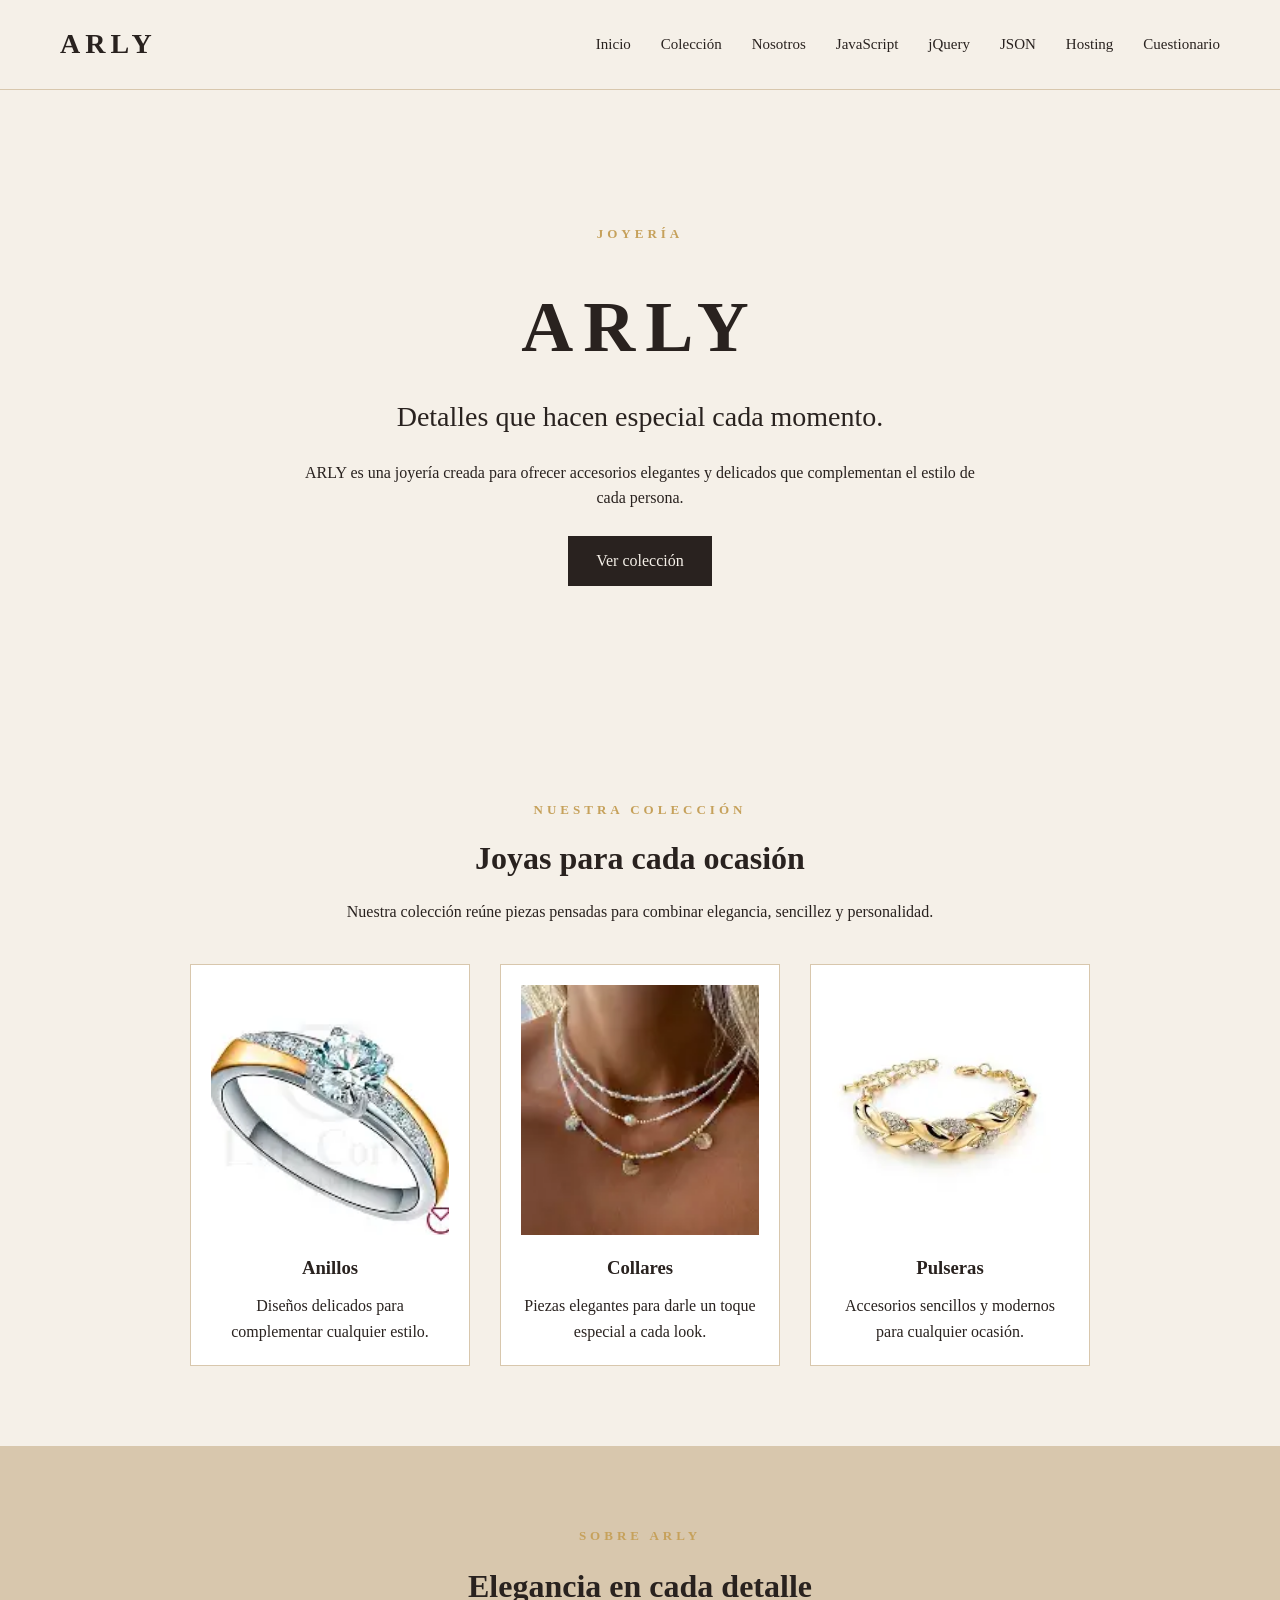
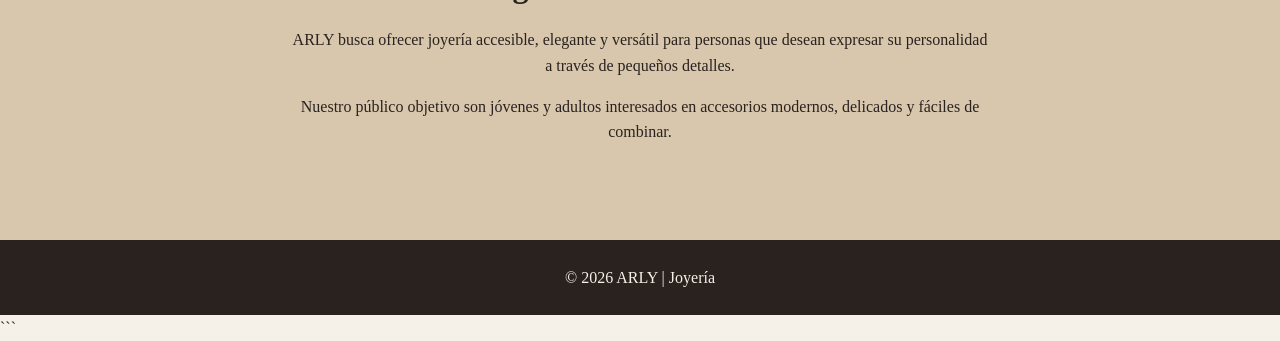
<file: index.html>
<!DOCTYPE html>
<html lang="es">
<head>
    <meta charset="UTF-8">
    <meta name="viewport" content="width=device-width, initial-scale=1.0">
    <title>ARLY | Joyería</title>
    <link rel="stylesheet" href="css/style.css">
</head>

<body>

    <!-- BARRA DE NAVEGACIÓN -->
    <header class="navbar">
        <div class="logo">
            ARLY
        </div>

        <nav>
            <a href="index.html">Inicio</a>
            <a href="#coleccion">Colección</a>
            <a href="#nosotros">Nosotros</a>
            <a href="javascript.html">JavaScript</a>
            <a href="jquery.html">jQuery</a>
            <a href="json.html">JSON</a>
            <a href="hosting.html">Hosting</a>
            <a href="cuestionario.html">Cuestionario</a>
        </nav>
    </header>


    <!-- PRESENTACIÓN DE LA MARCA -->
    <main>

        <section class="hero">
            <div class="hero-text">
                <p class="subtitle">JOYERÍA</p>

                <h1>ARLY</h1>

                <h2>Detalles que hacen especial cada momento.</h2>

                <p>
                    ARLY es una joyería creada para ofrecer accesorios
                    elegantes y delicados que complementan el estilo
                    de cada persona.
                </p>

                <a href="#coleccion" class="button">
                    Ver colección
                </a>
            </div>
        </section>


        <!-- COLECCIÓN -->
        <section id="coleccion" class="section">
            <p class="subtitle">NUESTRA COLECCIÓN</p>

            <h2>Joyas para cada ocasión</h2>

            <p>
                Nuestra colección reúne piezas pensadas para combinar
                elegancia, sencillez y personalidad.
            </p>

            <div class="products">

                <article class="product-card">
                    <div class="product-image">
                        <img src="[data-uri]" alt="Anillo de ARLY">
                    </div>

                    <h3>Anillos</h3>

                    <p>
                        Diseños delicados para complementar cualquier estilo.
                    </p>
                </article>


                <article class="product-card">
                    <div class="product-image">
                        <img src="[data-uri]" alt="Collar de ARLY">
                    </div>

                    <h3>Collares</h3>

                    <p>
                        Piezas elegantes para darle un toque especial
                        a cada look.
                    </p>
                </article>


                <article class="product-card">
                    <div class="product-image">
                        <img src="[data-uri]" alt="Pulsera de ARLY">
                    </div>

                    <h3>Pulseras</h3>

                    <p>
                        Accesorios sencillos y modernos para cualquier ocasión.
                    </p>
                </article>

            </div>
        </section>


        <!-- PROPUESTA DE VALOR -->
        <section id="nosotros" class="about">

            <div>
                <p class="subtitle">SOBRE ARLY</p>

                <h2>Elegancia en cada detalle</h2>

                <p>
                    ARLY busca ofrecer joyería accesible, elegante y
                    versátil para personas que desean expresar su
                    personalidad a través de pequeños detalles.
                </p>

                <p>
                    Nuestro público objetivo son jóvenes y adultos
                    interesados en accesorios modernos, delicados
                    y fáciles de combinar.
                </p>
            </div>

        </section>

    </main>


    <!-- PIE DE PÁGINA -->
    <footer>
        <p>© 2026 ARLY | Joyería</p>
    </footer>

</body>
</html>
```
</file>
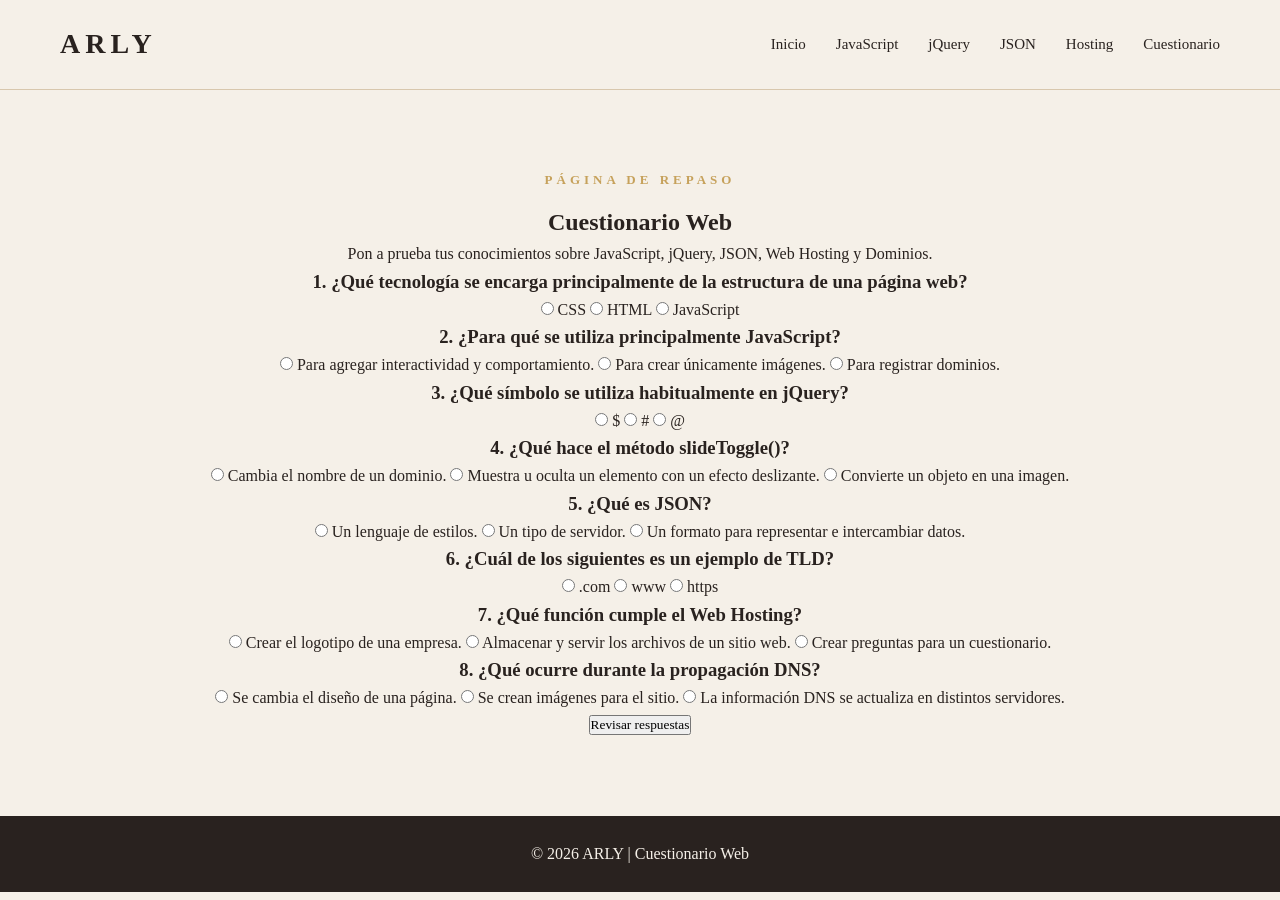
<file: cuestionario.html>
<!DOCTYPE html>
<html lang="es">

<head>
    <meta charset="UTF-8">
    <meta name="viewport" content="width=device-width, initial-scale=1.0">

    <title>ARLY | Cuestionario Web</title>

    <link rel="stylesheet" href="css/style.css">
</head>

<body>

    <!-- BARRA DE NAVEGACIÓN -->
    <header class="navbar">

        <div class="logo">
            ARLY
        </div>

        <nav>
            <a href="index.html">Inicio</a>
            <a href="javascript.html">JavaScript</a>
            <a href="jquery.html">jQuery</a>
            <a href="json.html">JSON</a>
            <a href="hosting.html">Hosting</a>
            <a href="cuestionario.html">Cuestionario</a>
        </nav>

    </header>


    <!-- CUESTIONARIO -->
    <main>

        <section class="section">

            <p class="subtitle">PÁGINA DE REPASO</p>

            <h1>Cuestionario Web</h1>

            <p>
                Pon a prueba tus conocimientos sobre JavaScript,
                jQuery, JSON, Web Hosting y Dominios.
            </p>


            <!-- PREGUNTA 1 -->
            <div class="quiz-question">

                <h3>1. ¿Qué tecnología se encarga principalmente de la estructura de una página web?</h3>

                <label>
                    <input type="radio" name="q1" value="a">
                    CSS
                </label>

                <label>
                    <input type="radio" name="q1" value="b">
                    HTML
                </label>

                <label>
                    <input type="radio" name="q1" value="c">
                    JavaScript
                </label>

            </div>


            <!-- PREGUNTA 2 -->
            <div class="quiz-question">

                <h3>2. ¿Para qué se utiliza principalmente JavaScript?</h3>

                <label>
                    <input type="radio" name="q2" value="a">
                    Para agregar interactividad y comportamiento.
                </label>

                <label>
                    <input type="radio" name="q2" value="b">
                    Para crear únicamente imágenes.
                </label>

                <label>
                    <input type="radio" name="q2" value="c">
                    Para registrar dominios.
                </label>

            </div>


            <!-- PREGUNTA 3 -->
            <div class="quiz-question">

                <h3>3. ¿Qué símbolo se utiliza habitualmente en jQuery?</h3>

                <label>
                    <input type="radio" name="q3" value="a">
                    $
                </label>

                <label>
                    <input type="radio" name="q3" value="b">
                    #
                </label>

                <label>
                    <input type="radio" name="q3" value="c">
                    @
                </label>

            </div>


            <!-- PREGUNTA 4 -->
            <div class="quiz-question">

                <h3>4. ¿Qué hace el método slideToggle()?</h3>

                <label>
                    <input type="radio" name="q4" value="a">
                    Cambia el nombre de un dominio.
                </label>

                <label>
                    <input type="radio" name="q4" value="b">
                    Muestra u oculta un elemento con un efecto deslizante.
                </label>

                <label>
                    <input type="radio" name="q4" value="c">
                    Convierte un objeto en una imagen.
                </label>

            </div>


            <!-- PREGUNTA 5 -->
            <div class="quiz-question">

                <h3>5. ¿Qué es JSON?</h3>

                <label>
                    <input type="radio" name="q5" value="a">
                    Un lenguaje de estilos.
                </label>

                <label>
                    <input type="radio" name="q5" value="b">
                    Un tipo de servidor.
                </label>

                <label>
                    <input type="radio" name="q5" value="c">
                    Un formato para representar e intercambiar datos.
                </label>

            </div>


            <!-- PREGUNTA 6 -->
            <div class="quiz-question">

                <h3>6. ¿Cuál de los siguientes es un ejemplo de TLD?</h3>

                <label>
                    <input type="radio" name="q6" value="a">
                    .com
                </label>

                <label>
                    <input type="radio" name="q6" value="b">
                    www
                </label>

                <label>
                    <input type="radio" name="q6" value="c">
                    https
                </label>

            </div>


            <!-- PREGUNTA 7 -->
            <div class="quiz-question">

                <h3>7. ¿Qué función cumple el Web Hosting?</h3>

                <label>
                    <input type="radio" name="q7" value="a">
                    Crear el logotipo de una empresa.
                </label>

                <label>
                    <input type="radio" name="q7" value="b">
                    Almacenar y servir los archivos de un sitio web.
                </label>

                <label>
                    <input type="radio" name="q7" value="c">
                    Crear preguntas para un cuestionario.
                </label>

            </div>


            <!-- PREGUNTA 8 -->
            <div class="quiz-question">

                <h3>8. ¿Qué ocurre durante la propagación DNS?</h3>

                <label>
                    <input type="radio" name="q8" value="a">
                    Se cambia el diseño de una página.
                </label>

                <label>
                    <input type="radio" name="q8" value="b">
                    Se crean imágenes para el sitio.
                </label>

                <label>
                    <input type="radio" name="q8" value="c">
                    La información DNS se actualiza en distintos servidores.
                </label>

            </div>


            <button class="btn" onclick="revisarQuiz()">
                Revisar respuestas
            </button>

            <p id="resultado"></p>

        </section>

    </main>


    <!-- PIE DE PÁGINA -->
    <footer>

        <p>
            © 2026 ARLY | Cuestionario Web
        </p>

    </footer>


    <script src="js/script.js"></script>

</body>
</html>
</file>
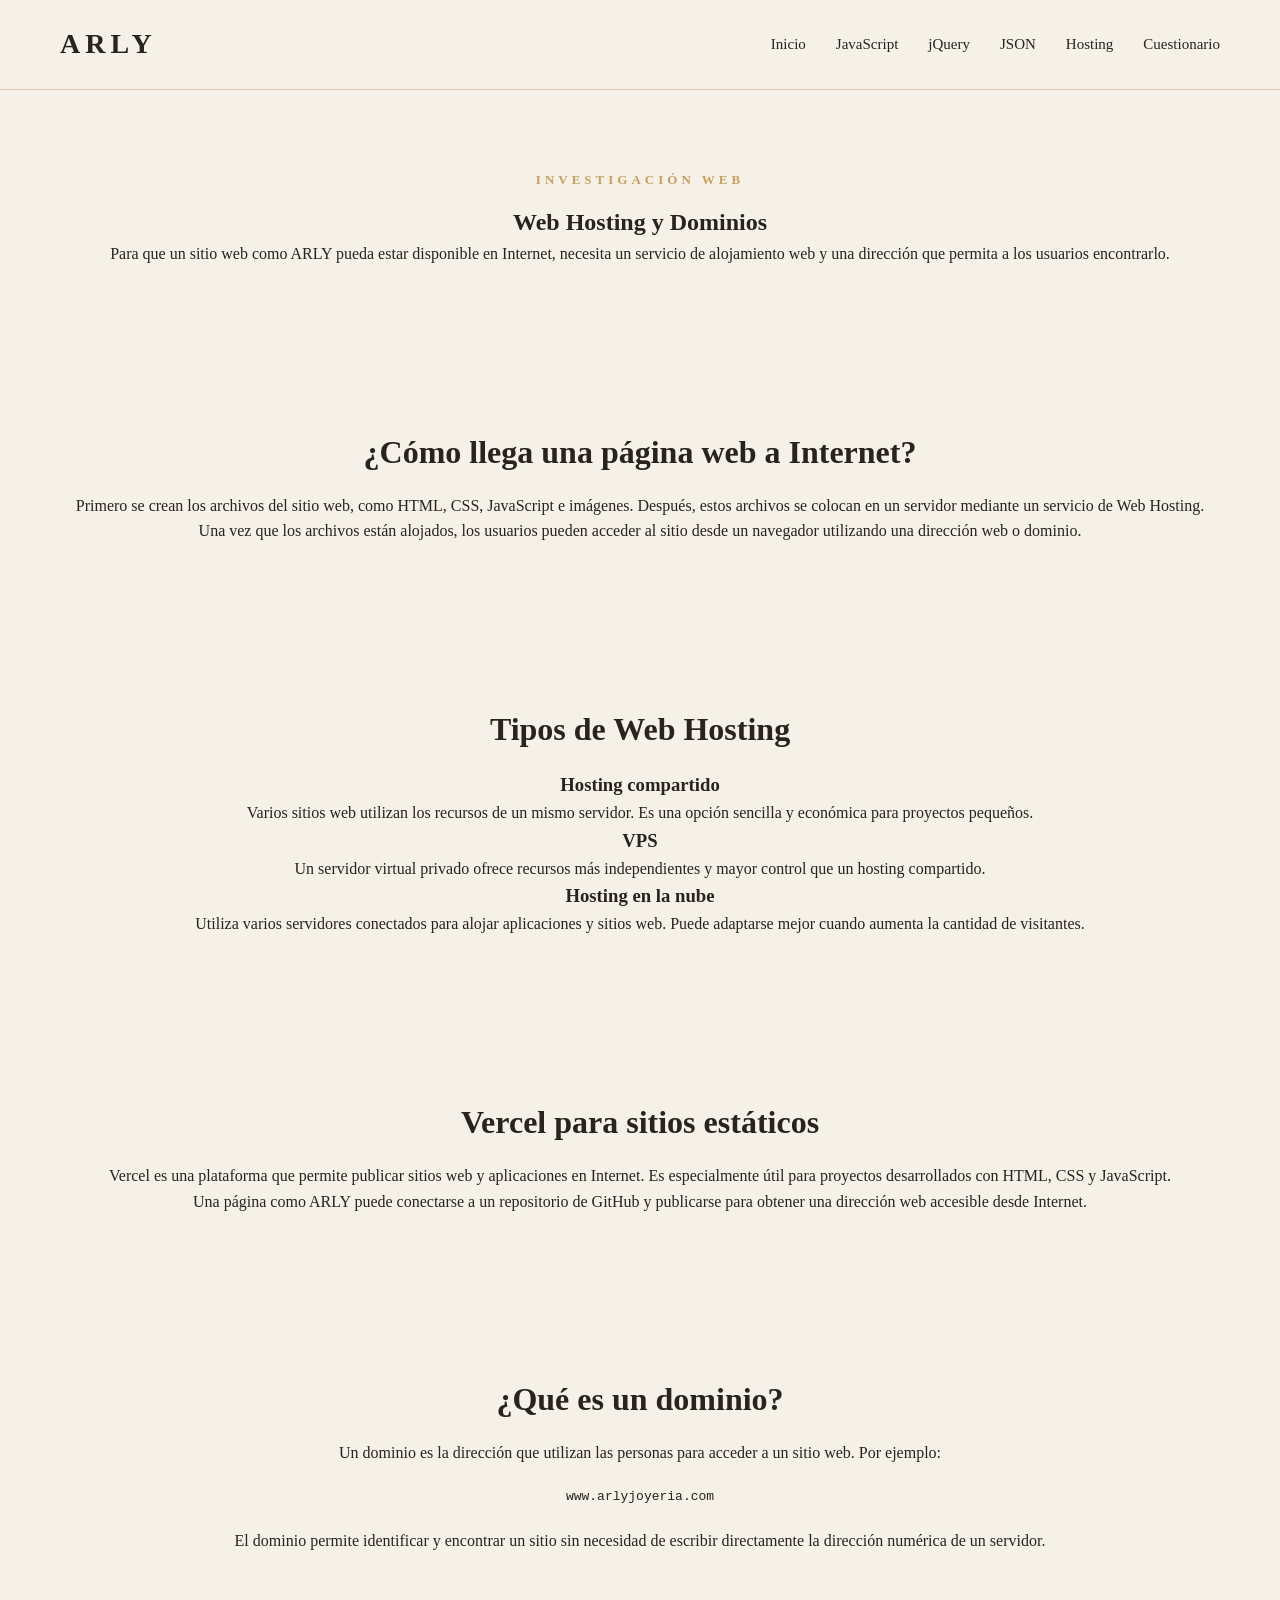
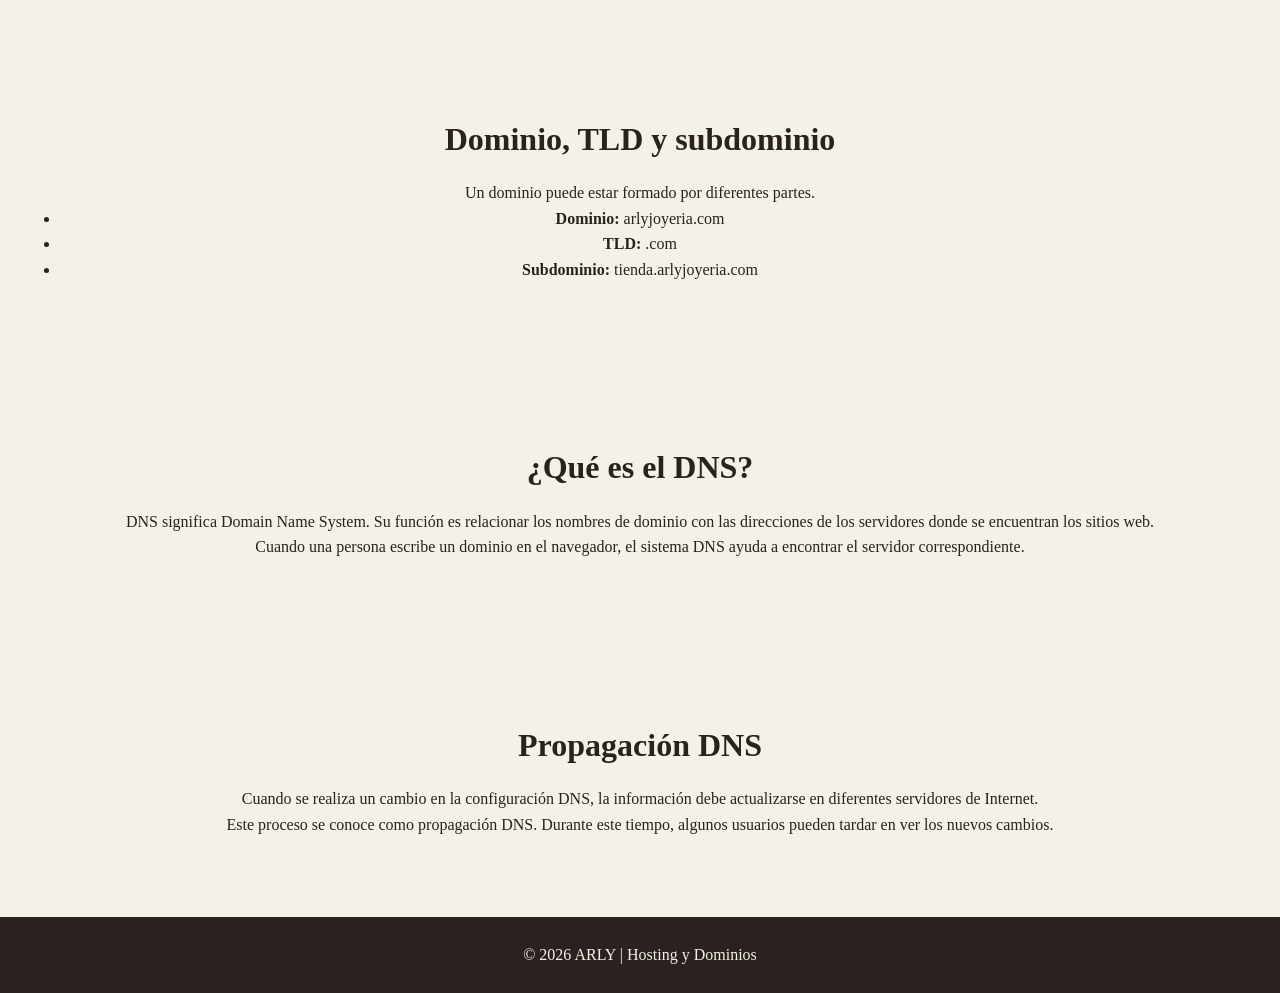
<file: hosting.html>
<!DOCTYPE html>
<html lang="es">

<head>
    <meta charset="UTF-8">
    <meta name="viewport" content="width=device-width, initial-scale=1.0">

    <title>ARLY | Hosting y Dominios</title>

    <link rel="stylesheet" href="css/style.css">
</head>

<body>

    <!-- BARRA DE NAVEGACIÓN -->
    <header class="navbar">

        <div class="logo">
            ARLY
        </div>

        <nav>
            <a href="index.html">Inicio</a>
            <a href="javascript.html">JavaScript</a>
            <a href="jquery.html">jQuery</a>
            <a href="json.html">JSON</a>
            <a href="hosting.html">Hosting</a>
            <a href="cuestionario.html">Cuestionario</a>
        </nav>

    </header>


    <!-- CONTENIDO -->
    <main>

        <section class="section">

            <p class="subtitle">INVESTIGACIÓN WEB</p>

            <h1>Web Hosting y Dominios</h1>

            <p>
                Para que un sitio web como ARLY pueda estar disponible
                en Internet, necesita un servicio de alojamiento web
                y una dirección que permita a los usuarios encontrarlo.
            </p>

        </section>


        <!-- ¿CÓMO LLEGA UNA PÁGINA A INTERNET? -->
        <section class="section">

            <h2>¿Cómo llega una página web a Internet?</h2>

            <p>
                Primero se crean los archivos del sitio web, como HTML,
                CSS, JavaScript e imágenes. Después, estos archivos se
                colocan en un servidor mediante un servicio de Web Hosting.
            </p>

            <p>
                Una vez que los archivos están alojados, los usuarios
                pueden acceder al sitio desde un navegador utilizando
                una dirección web o dominio.
            </p>

        </section>


        <!-- TIPOS DE HOSTING -->
        <section class="section">

            <h2>Tipos de Web Hosting</h2>

            <h3>Hosting compartido</h3>

            <p>
                Varios sitios web utilizan los recursos de un mismo
                servidor. Es una opción sencilla y económica para
                proyectos pequeños.
            </p>

            <h3>VPS</h3>

            <p>
                Un servidor virtual privado ofrece recursos más
                independientes y mayor control que un hosting compartido.
            </p>

            <h3>Hosting en la nube</h3>

            <p>
                Utiliza varios servidores conectados para alojar
                aplicaciones y sitios web. Puede adaptarse mejor
                cuando aumenta la cantidad de visitantes.
            </p>

        </section>


        <!-- VERCEL -->
        <section class="section">

            <h2>Vercel para sitios estáticos</h2>

            <p>
                Vercel es una plataforma que permite publicar sitios web
                y aplicaciones en Internet. Es especialmente útil para
                proyectos desarrollados con HTML, CSS y JavaScript.
            </p>

            <p>
                Una página como ARLY puede conectarse a un repositorio
                de GitHub y publicarse para obtener una dirección web
                accesible desde Internet.
            </p>

        </section>


        <!-- DOMINIOS -->
        <section class="section">

            <h2>¿Qué es un dominio?</h2>

            <p>
                Un dominio es la dirección que utilizan las personas
                para acceder a un sitio web. Por ejemplo:
            </p>

            <pre><code>
www.arlyjoyeria.com
            </code></pre>

            <p>
                El dominio permite identificar y encontrar un sitio
                sin necesidad de escribir directamente la dirección
                numérica de un servidor.
            </p>

        </section>


        <!-- TLD -->
        <section class="section">

            <h2>Dominio, TLD y subdominio</h2>

            <p>
                Un dominio puede estar formado por diferentes partes.
            </p>

            <ul>

                <li>
                    <strong>Dominio:</strong>
                    arlyjoyeria.com
                </li>

                <li>
                    <strong>TLD:</strong>
                    .com
                </li>

                <li>
                    <strong>Subdominio:</strong>
                    tienda.arlyjoyeria.com
                </li>

            </ul>

        </section>


        <!-- DNS -->
        <section class="section">

            <h2>¿Qué es el DNS?</h2>

            <p>
                DNS significa Domain Name System. Su función es relacionar
                los nombres de dominio con las direcciones de los servidores
                donde se encuentran los sitios web.
            </p>

            <p>
                Cuando una persona escribe un dominio en el navegador,
                el sistema DNS ayuda a encontrar el servidor correspondiente.
            </p>

        </section>


        <!-- PROPAGACIÓN DNS -->
        <section class="section">

            <h2>Propagación DNS</h2>

            <p>
                Cuando se realiza un cambio en la configuración DNS,
                la información debe actualizarse en diferentes servidores
                de Internet.
            </p>

            <p>
                Este proceso se conoce como propagación DNS. Durante este
                tiempo, algunos usuarios pueden tardar en ver los nuevos
                cambios.
            </p>

        </section>

    </main>


    <!-- PIE DE PÁGINA -->
    <footer>

        <p>
            © 2026 ARLY | Hosting y Dominios
        </p>

    </footer>

</body>
</html>
</file>
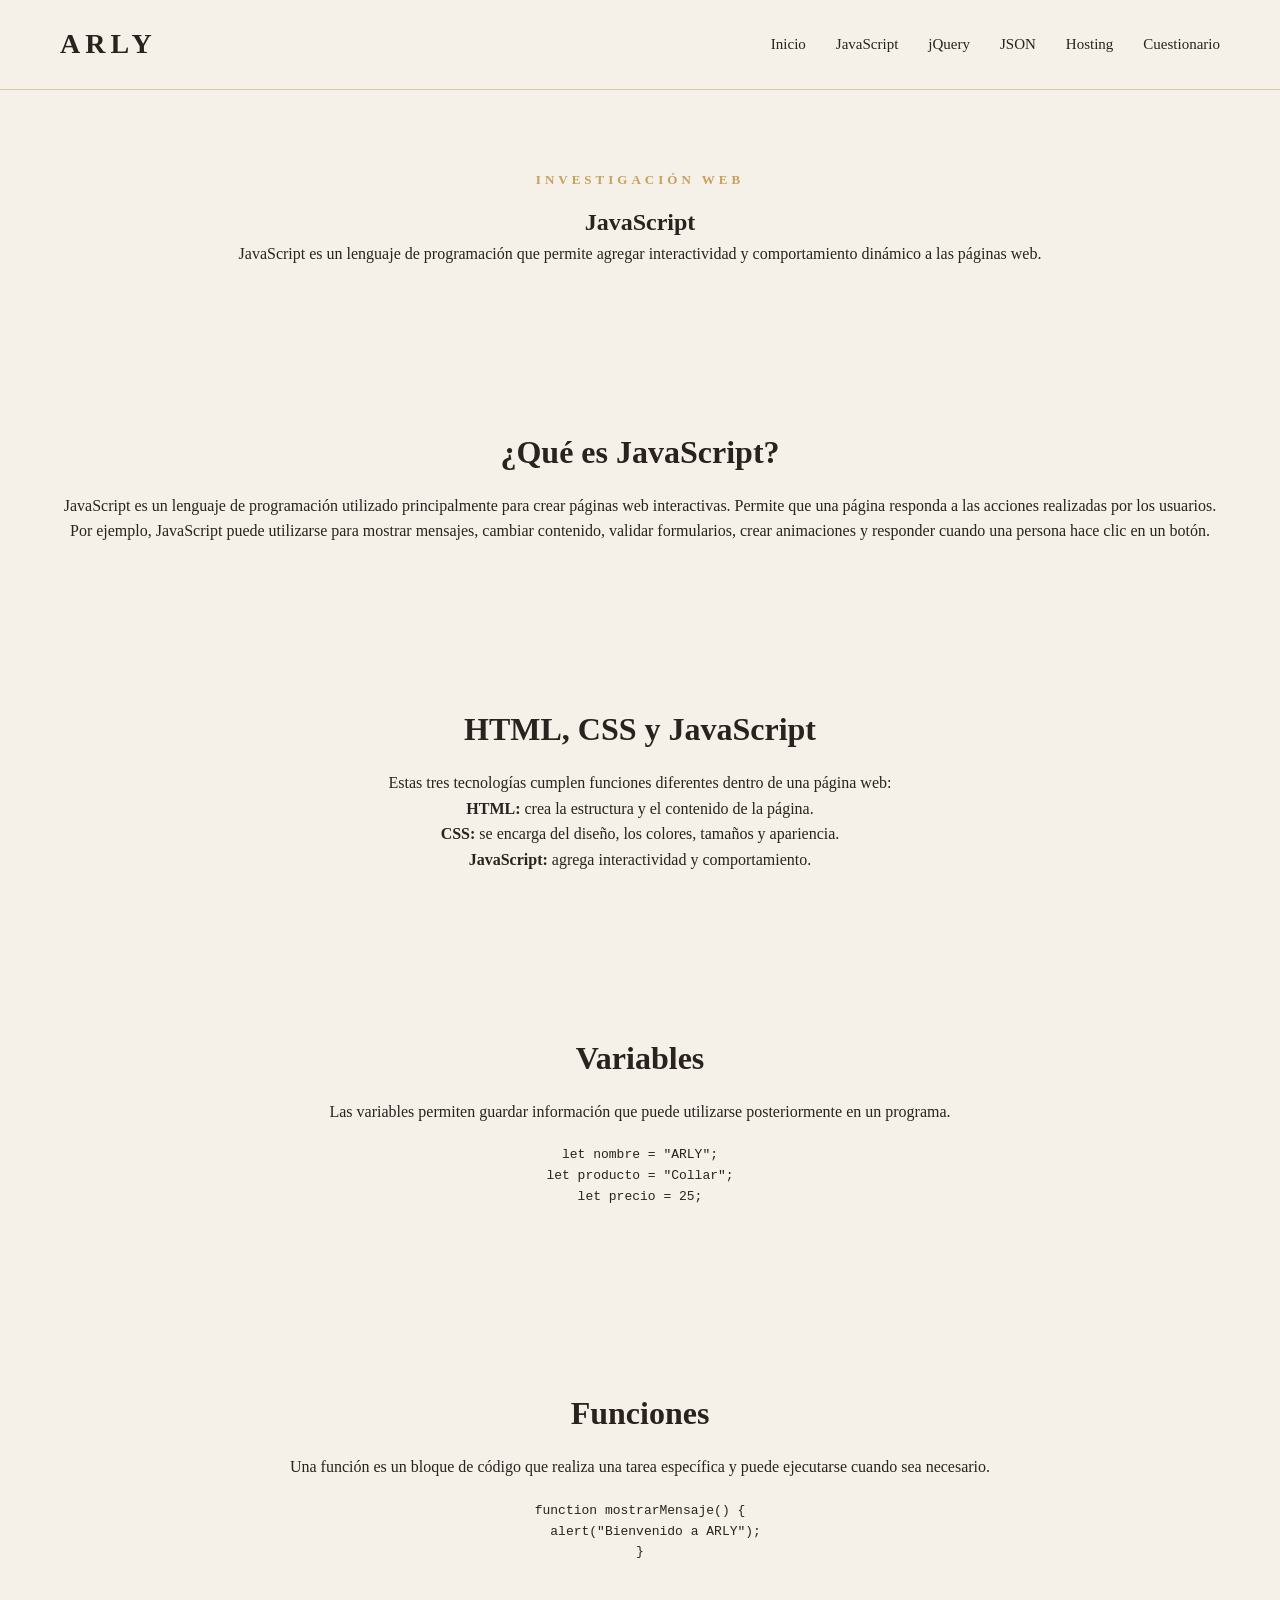
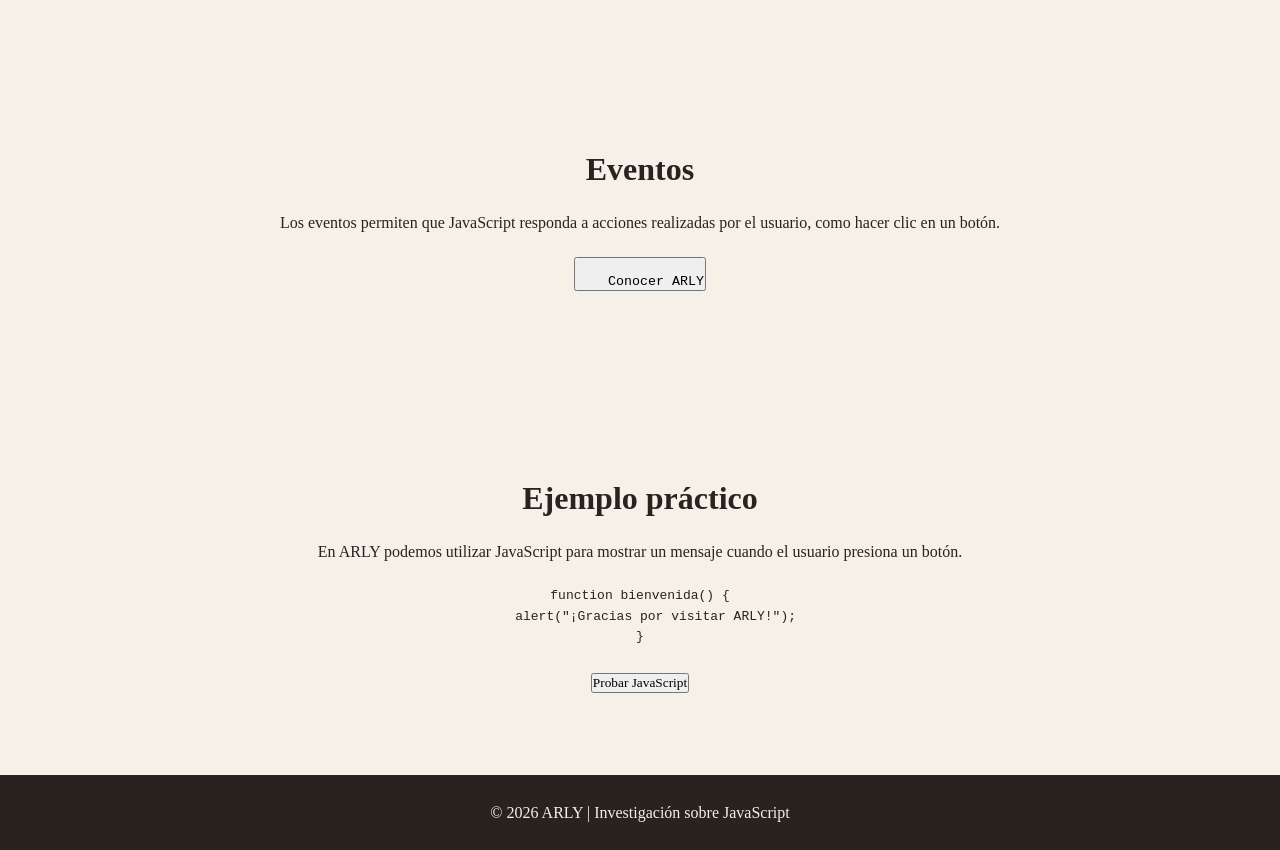
<file: javascript.html>
<!DOCTYPE html>
<html lang="es">

<head>
    <meta charset="UTF-8">
    <meta name="viewport" content="width=device-width, initial-scale=1.0">

    <title>ARLY | JavaScript</title>

   <link rel="stylesheet" href="css/style.css">
</head>

<body>

    <!-- BARRA DE NAVEGACIÓN -->
    <header class="navbar">

        <div class="logo">
            ARLY
        </div>

        <nav>
            <a href="index.html">Inicio</a>
            <a href="javascript.html">JavaScript</a>
            <a href="jquery.html">jQuery</a>
            <a href="json.html">JSON</a>
            <a href="hosting.html">Hosting</a>
            <a href="cuestionario.html">Cuestionario</a>
        </nav>

    </header>


    <!-- CONTENIDO -->
    <main>

        <section class="section">

            <p class="subtitle">INVESTIGACIÓN WEB</p>

            <h1>JavaScript</h1>

            <p>
                JavaScript es un lenguaje de programación que permite
                agregar interactividad y comportamiento dinámico
                a las páginas web.
            </p>

        </section>


        <!-- ¿QUÉ ES? -->
        <section class="section">

            <h2>¿Qué es JavaScript?</h2>

            <p>
                JavaScript es un lenguaje de programación utilizado
                principalmente para crear páginas web interactivas.
                Permite que una página responda a las acciones
                realizadas por los usuarios.
            </p>

            <p>
                Por ejemplo, JavaScript puede utilizarse para mostrar
                mensajes, cambiar contenido, validar formularios,
                crear animaciones y responder cuando una persona
                hace clic en un botón.
            </p>

        </section>


        <!-- HTML CSS JS -->
        <section class="section">

            <h2>HTML, CSS y JavaScript</h2>

            <p>
                Estas tres tecnologías cumplen funciones diferentes
                dentro de una página web:
            </p>

            <p>
                <strong>HTML:</strong> crea la estructura y el contenido
                de la página.
            </p>

            <p>
                <strong>CSS:</strong> se encarga del diseño, los colores,
                tamaños y apariencia.
            </p>

            <p>
                <strong>JavaScript:</strong> agrega interactividad
                y comportamiento.
            </p>

        </section>


        <!-- VARIABLES -->
        <section class="section">

            <h2>Variables</h2>

            <p>
                Las variables permiten guardar información que puede
                utilizarse posteriormente en un programa.
            </p>

            <pre><code>
let nombre = "ARLY";
let producto = "Collar";
let precio = 25;
            </code></pre>

        </section>


        <!-- FUNCIONES -->
        <section class="section">

            <h2>Funciones</h2>

            <p>
                Una función es un bloque de código que realiza
                una tarea específica y puede ejecutarse cuando
                sea necesario.
            </p>

            <pre><code>
function mostrarMensaje() {
    alert("Bienvenido a ARLY");
}
            </code></pre>

        </section>


        <!-- EVENTOS -->
        <section class="section">

            <h2>Eventos</h2>

            <p>
                Los eventos permiten que JavaScript responda
                a acciones realizadas por el usuario, como hacer
                clic en un botón.
            </p>

            <pre><code>
<button onclick="mostrarMensaje()">
    Conocer ARLY
</button>
            </code></pre>

        </section>


        <!-- EJEMPLO PRÁCTICO -->
        <section class="section">

            <h2>Ejemplo práctico</h2>

            <p>
                En ARLY podemos utilizar JavaScript para mostrar
                un mensaje cuando el usuario presiona un botón.
            </p>

            <pre><code>
function bienvenida() {
    alert("¡Gracias por visitar ARLY!");
}
            </code></pre>

            <button onclick="bienvenida()">
                Probar JavaScript
            </button>

        </section>

    </main>


    <!-- PIE DE PÁGINA -->
    <footer>

        <p>
            © 2026 ARLY | Investigación sobre JavaScript
        </p>

    </footer>


    <!-- JavaScript -->
    <script src="js/script.js"></script>

</body>

</html>
</file>
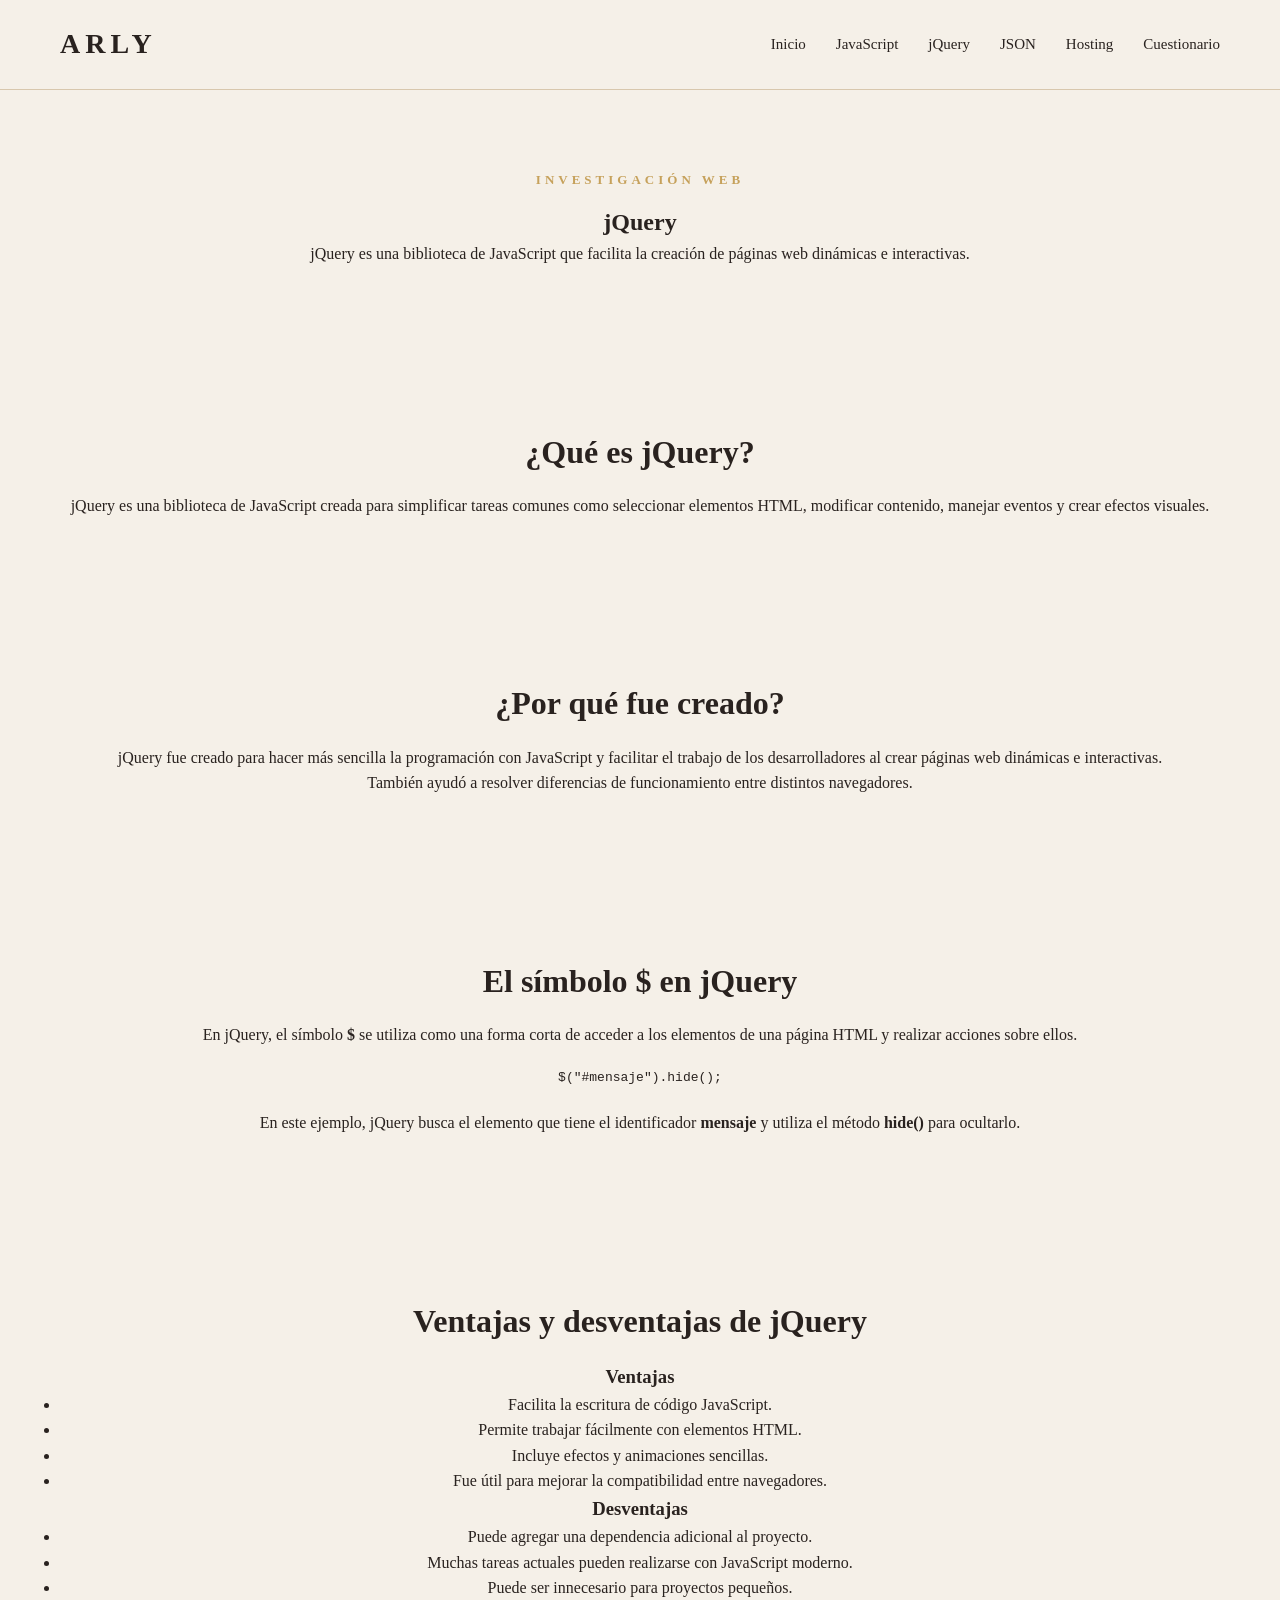
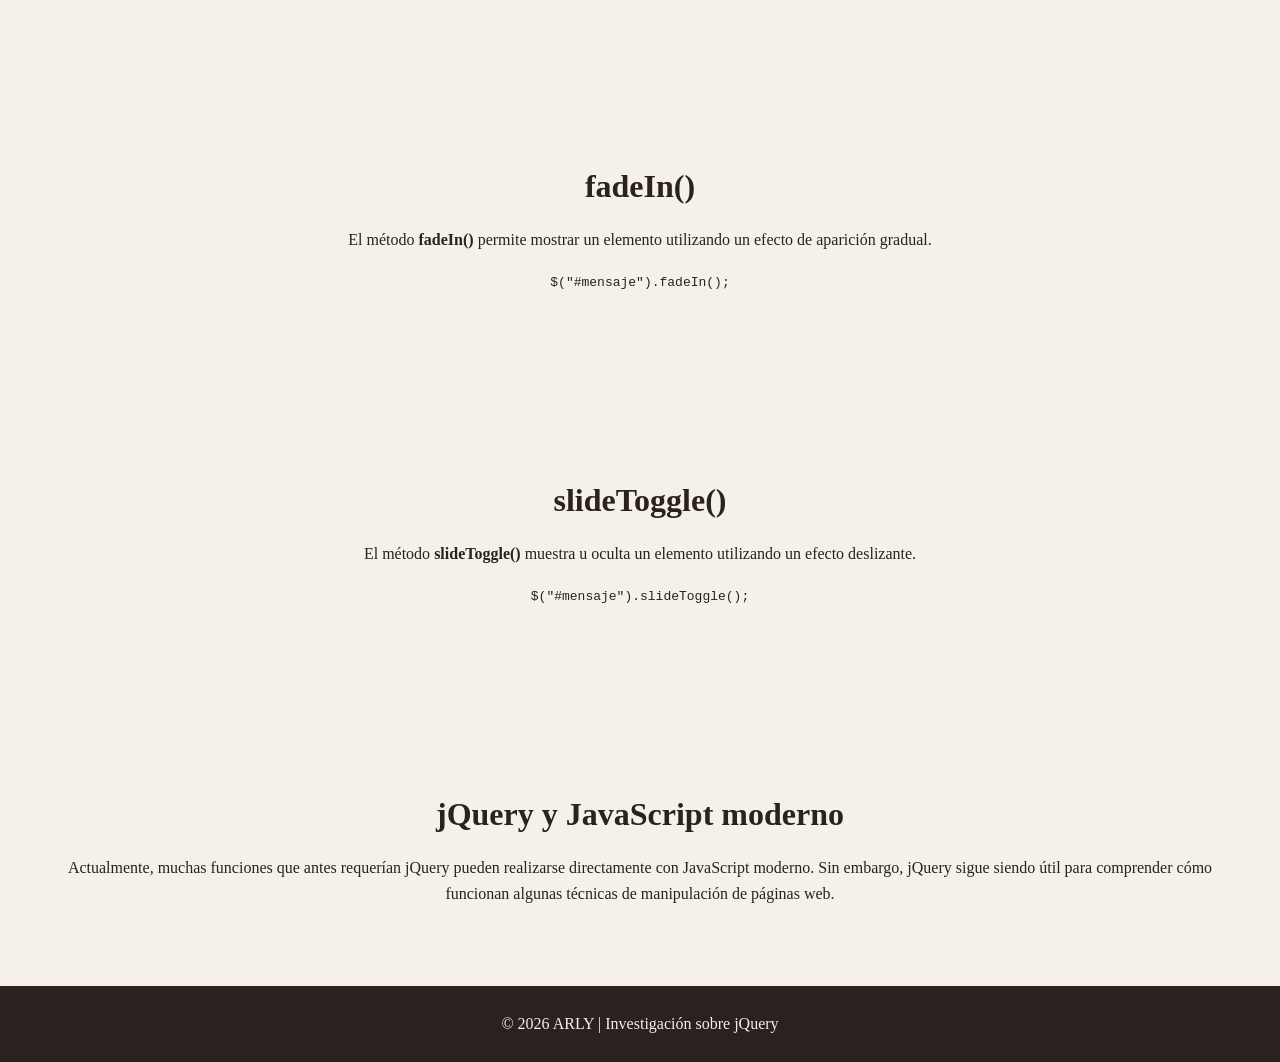
<file: jquery.html>
<!DOCTYPE html>
<html lang="es">

<head>
    <meta charset="UTF-8">
    <meta name="viewport" content="width=device-width, initial-scale=1.0">

    <title>ARLY | jQuery</title>

    <link rel="stylesheet" href="css/style.css">
</head>

<body>

    <!-- BARRA DE NAVEGACIÓN -->
    <header class="navbar">

        <div class="logo">
            ARLY
        </div>

        <nav>
            <a href="index.html">Inicio</a>
            <a href="javascript.html">JavaScript</a>
            <a href="jquery.html">jQuery</a>
            <a href="json.html">JSON</a>
            <a href="hosting.html">Hosting</a>
            <a href="cuestionario.html">Cuestionario</a>
        </nav>

    </header>


    <!-- CONTENIDO -->
    <main>

        <section class="section">

            <p class="subtitle">INVESTIGACIÓN WEB</p>

            <h1>jQuery</h1>

            <p>
                jQuery es una biblioteca de JavaScript que facilita
                la creación de páginas web dinámicas e interactivas.
            </p>

        </section>


        <!-- ¿QUÉ ES JQUERY? -->
        <section class="section">

            <h2>¿Qué es jQuery?</h2>

            <p>
                jQuery es una biblioteca de JavaScript creada para
                simplificar tareas comunes como seleccionar elementos
                HTML, modificar contenido, manejar eventos y crear
                efectos visuales.
            </p>

        </section>


        <!-- ¿POR QUÉ FUE CREADO? -->
        <section class="section">

            <h2>¿Por qué fue creado?</h2>

            <p>
                jQuery fue creado para hacer más sencilla la
                programación con JavaScript y facilitar el trabajo
                de los desarrolladores al crear páginas web
                dinámicas e interactivas.
            </p>

            <p>
                También ayudó a resolver diferencias de funcionamiento
                entre distintos navegadores.
            </p>

        </section>


        <!-- SÍMBOLO $ -->
        <section class="section">

            <h2>El símbolo $ en jQuery</h2>

            <p>
                En jQuery, el símbolo <strong>$</strong> se utiliza
                como una forma corta de acceder a los elementos de
                una página HTML y realizar acciones sobre ellos.
            </p>

            <pre><code>
$("#mensaje").hide();
            </code></pre>

            <p>
                En este ejemplo, jQuery busca el elemento que tiene
                el identificador <strong>mensaje</strong> y utiliza
                el método <strong>hide()</strong> para ocultarlo.
            </p>

        </section>


        <!-- VENTAJAS Y DESVENTAJAS -->
        <section class="section">

            <h2>Ventajas y desventajas de jQuery</h2>

            <h3>Ventajas</h3>

            <ul>
                <li>Facilita la escritura de código JavaScript.</li>
                <li>Permite trabajar fácilmente con elementos HTML.</li>
                <li>Incluye efectos y animaciones sencillas.</li>
                <li>Fue útil para mejorar la compatibilidad entre navegadores.</li>
            </ul>

            <h3>Desventajas</h3>

            <ul>
                <li>Puede agregar una dependencia adicional al proyecto.</li>
                <li>Muchas tareas actuales pueden realizarse con JavaScript moderno.</li>
                <li>Puede ser innecesario para proyectos pequeños.</li>
            </ul>

        </section>


        <!-- FADEIN -->
        <section class="section">

            <h2>fadeIn()</h2>

            <p>
                El método <strong>fadeIn()</strong> permite mostrar
                un elemento utilizando un efecto de aparición gradual.
            </p>

            <pre><code>
$("#mensaje").fadeIn();
            </code></pre>

        </section>


        <!-- SLIDETOGGLE -->
        <section class="section">

            <h2>slideToggle()</h2>

            <p>
                El método <strong>slideToggle()</strong> muestra u
                oculta un elemento utilizando un efecto deslizante.
            </p>

            <pre><code>
$("#mensaje").slideToggle();
            </code></pre>

        </section>


        <!-- JQUERY VS JAVASCRIPT -->
        <section class="section">

            <h2>jQuery y JavaScript moderno</h2>

            <p>
                Actualmente, muchas funciones que antes requerían
                jQuery pueden realizarse directamente con JavaScript
                moderno. Sin embargo, jQuery sigue siendo útil para
                comprender cómo funcionan algunas técnicas de
                manipulación de páginas web.
            </p>

        </section>

    </main>


    <!-- PIE DE PÁGINA -->
    <footer>

        <p>
            © 2026 ARLY | Investigación sobre jQuery
        </p>

    </footer>

</body>
</html>
</file>
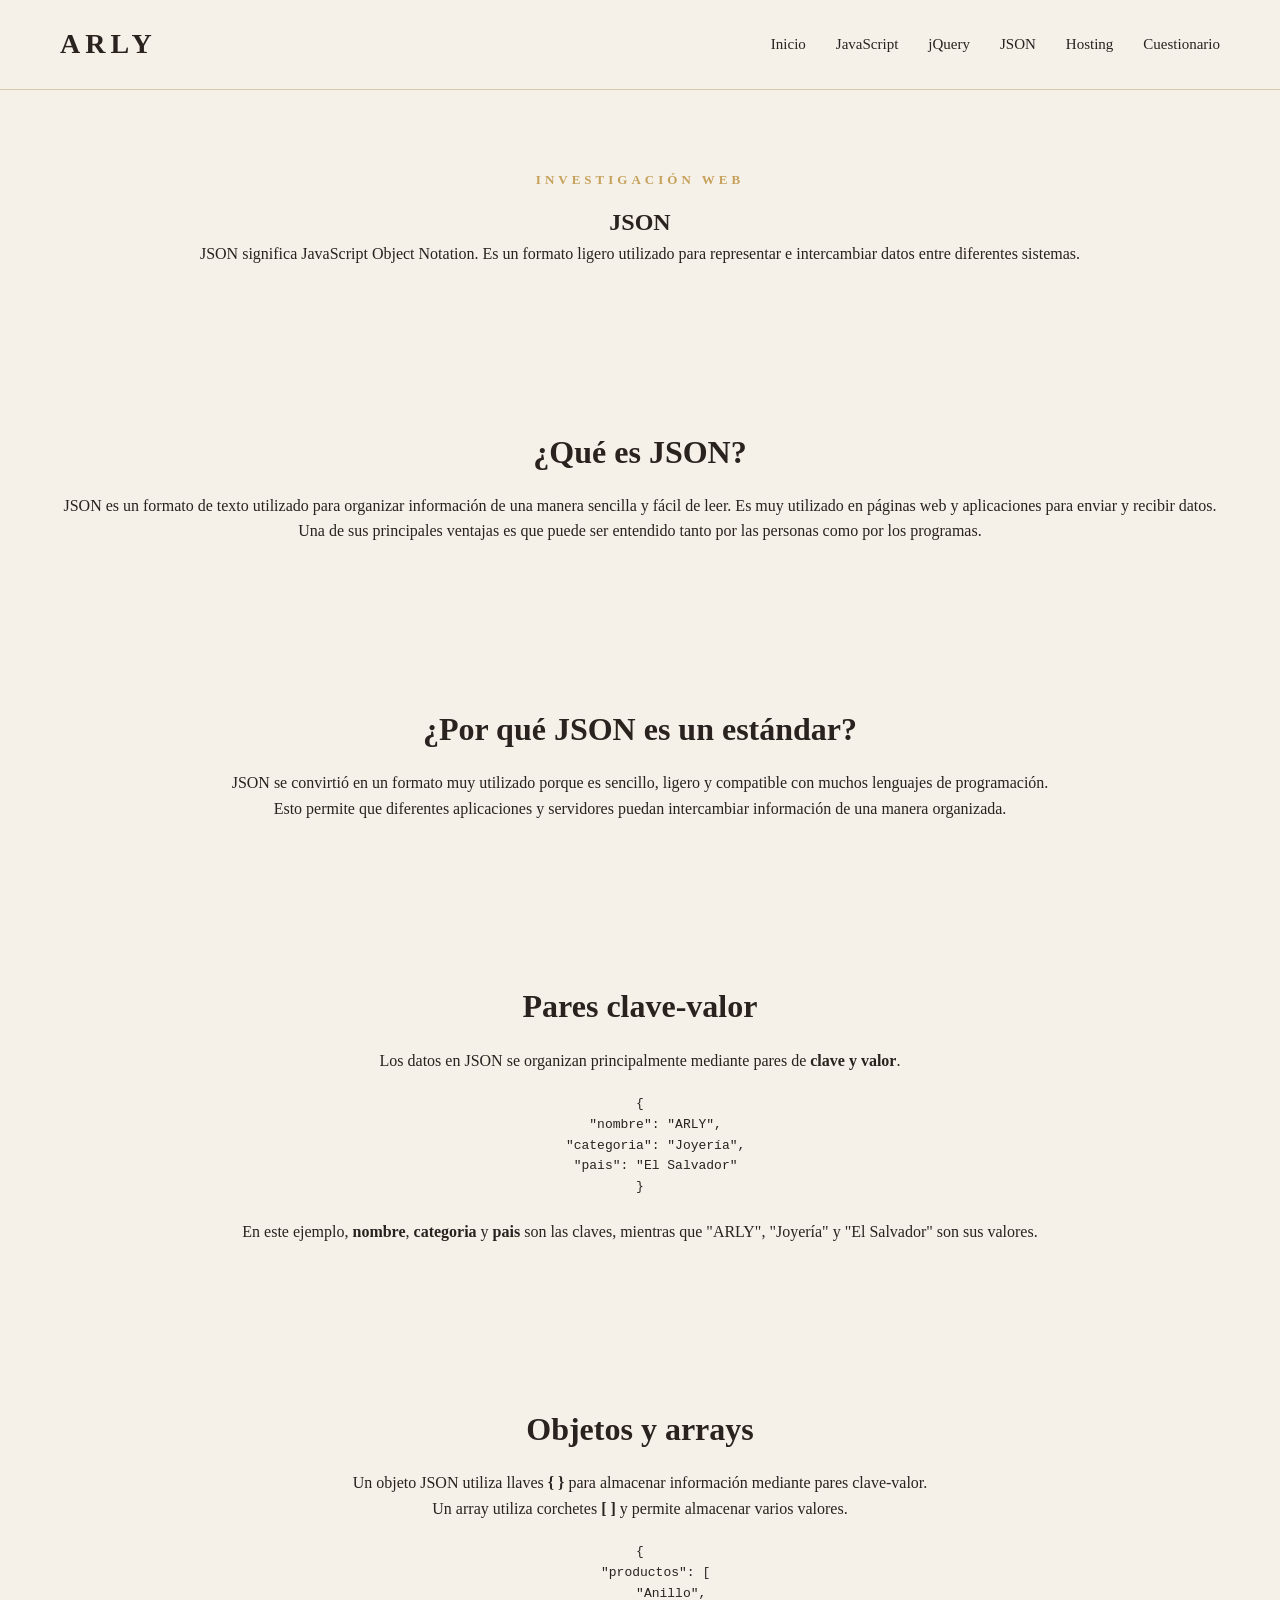
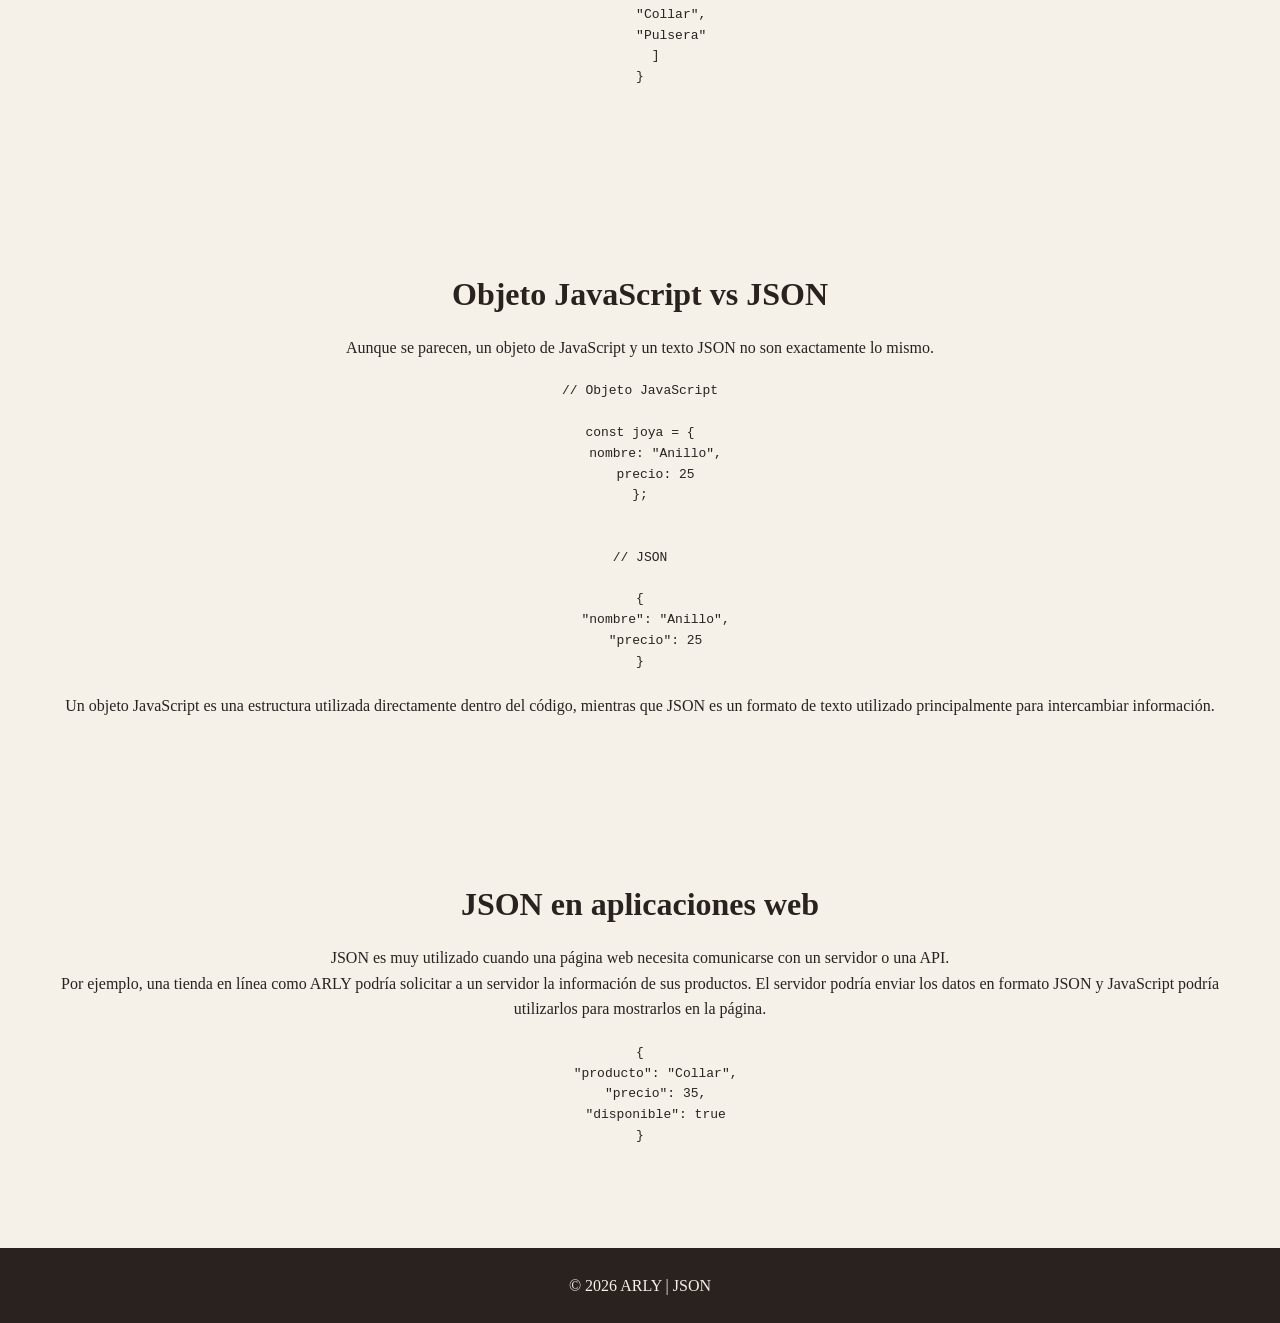
<file: json.html>
<!DOCTYPE html>
<html lang="es">

<head>
    <meta charset="UTF-8">
    <meta name="viewport" content="width=device-width, initial-scale=1.0">

    <title>ARLY | JSON</title>

    <link rel="stylesheet" href="css/style.css">
</head>

<body>

    <!-- BARRA DE NAVEGACIÓN -->
    <header class="navbar">

        <div class="logo">
            ARLY
        </div>

        <nav>
            <a href="index.html">Inicio</a>
            <a href="javascript.html">JavaScript</a>
            <a href="jquery.html">jQuery</a>
            <a href="json.html">JSON</a>
            <a href="hosting.html">Hosting</a>
            <a href="cuestionario.html">Cuestionario</a>
        </nav>

    </header>


    <!-- CONTENIDO JSON -->
    <main>

        <section class="section">

            <p class="subtitle">INVESTIGACIÓN WEB</p>

            <h1>JSON</h1>

            <p>
                JSON significa JavaScript Object Notation. Es un formato
                ligero utilizado para representar e intercambiar datos
                entre diferentes sistemas.
            </p>

        </section>


        <!-- ¿QUÉ ES JSON? -->
        <section class="section">

            <h2>¿Qué es JSON?</h2>

            <p>
                JSON es un formato de texto utilizado para organizar
                información de una manera sencilla y fácil de leer.
                Es muy utilizado en páginas web y aplicaciones para
                enviar y recibir datos.
            </p>

            <p>
                Una de sus principales ventajas es que puede ser entendido
                tanto por las personas como por los programas.
            </p>

        </section>


        <!-- ¿POR QUÉ ES UN ESTÁNDAR? -->
        <section class="section">

            <h2>¿Por qué JSON es un estándar?</h2>

            <p>
                JSON se convirtió en un formato muy utilizado porque es
                sencillo, ligero y compatible con muchos lenguajes de
                programación.
            </p>

            <p>
                Esto permite que diferentes aplicaciones y servidores
                puedan intercambiar información de una manera organizada.
            </p>

        </section>


        <!-- CLAVE Y VALOR -->
        <section class="section">

            <h2>Pares clave-valor</h2>

            <p>
                Los datos en JSON se organizan principalmente mediante
                pares de <strong>clave y valor</strong>.
            </p>

            <pre><code>
{
    "nombre": "ARLY",
    "categoria": "Joyería",
    "pais": "El Salvador"
}
            </code></pre>

            <p>
                En este ejemplo, <strong>nombre</strong>, <strong>categoria</strong>
                y <strong>pais</strong> son las claves, mientras que
                "ARLY", "Joyería" y "El Salvador" son sus valores.
            </p>

        </section>


        <!-- OBJETOS Y ARRAYS -->
        <section class="section">

            <h2>Objetos y arrays</h2>

            <p>
                Un objeto JSON utiliza llaves <strong>{ }</strong> para
                almacenar información mediante pares clave-valor.
            </p>

            <p>
                Un array utiliza corchetes <strong>[ ]</strong> y permite
                almacenar varios valores.
            </p>

            <pre><code>
{
    "productos": [
        "Anillo",
        "Collar",
        "Pulsera"
    ]
}
            </code></pre>

        </section>


        <!-- JSON VS OBJETO JAVASCRIPT -->
        <section class="section">

            <h2>Objeto JavaScript vs JSON</h2>

            <p>
                Aunque se parecen, un objeto de JavaScript y un texto JSON
                no son exactamente lo mismo.
            </p>

            <pre><code>
// Objeto JavaScript

const joya = {
    nombre: "Anillo",
    precio: 25
};


// JSON

{
    "nombre": "Anillo",
    "precio": 25
}
            </code></pre>

            <p>
                Un objeto JavaScript es una estructura utilizada directamente
                dentro del código, mientras que JSON es un formato de texto
                utilizado principalmente para intercambiar información.
            </p>

        </section>


        <!-- JSON EN APLICACIONES WEB -->
        <section class="section">

            <h2>JSON en aplicaciones web</h2>

            <p>
                JSON es muy utilizado cuando una página web necesita
                comunicarse con un servidor o una API.
            </p>

            <p>
                Por ejemplo, una tienda en línea como ARLY podría solicitar
                a un servidor la información de sus productos. El servidor
                podría enviar los datos en formato JSON y JavaScript podría
                utilizarlos para mostrarlos en la página.
            </p>

            <pre><code>
{
    "producto": "Collar",
    "precio": 35,
    "disponible": true
}
            </code></pre>

        </section>

    </main>


    <!-- PIE DE PÁGINA -->
    <footer>

        <p>
            © 2026 ARLY | JSON
        </p>

    </footer>

</body>
</html>
</file>
<file: css/style.css>
/* ==============================
   ESTILOS GENERALES DE ARLY
   ============================== */

* {
    margin: 0;
    padding: 0;
    box-sizing: border-box;
}

body {
    font-family: Georgia, "Times New Roman", serif;
    background-color: #F5F0E8;
    color: #29221F;
    line-height: 1.6;
}

/* Colores principales de ARLY
   Marfil: #F5F0E8
   Café espresso: #29221F
   Dorado champagne: #C6A15B
   Beige: #D8C7AD
*/

a {
    text-decoration: none;
    color: inherit;
}

button {
    font-family: inherit;
    cursor: pointer;
} 
/* ==============================
   BARRA DE NAVEGACIÓN
   ============================== */

.navbar {
    display: flex;
    justify-content: space-between;
    align-items: center;
    padding: 22px 60px;
    background-color: #F5F0E8;
    border-bottom: 1px solid #D8C7AD;
}

.logo {
    font-size: 28px;
    letter-spacing: 5px;
    font-weight: bold;
    color: #29221F;
}

nav {
    display: flex;
    gap: 30px;
}

nav a {
    font-size: 15px;
    color: #29221F;
    transition: color 0.3s ease;
}

nav a:hover {
    color: #C6A15B;
}
/* ==============================
   PRESENTACIÓN PRINCIPAL
   ============================== */

.hero {
    min-height: 70vh;
    display: flex;
    align-items: center;
    justify-content: center;
    text-align: center;
    padding: 80px 20px;
}

.hero-text {
    max-width: 700px;
}

.subtitle {
    color: #C6A15B;
    font-size: 13px;
    letter-spacing: 4px;
    font-weight: bold;
    margin-bottom: 12px;
}

.hero h1 {
    font-size: 72px;
    letter-spacing: 10px;
    margin-bottom: 10px;
}

.hero h2 {
    font-size: 28px;
    font-weight: normal;
    margin-bottom: 20px;
}

.hero p {
    margin-bottom: 25px;
}

.button {
    display: inline-block;
    padding: 12px 28px;
    background-color: #29221F;
    color: #F5F0E8;
    transition: 0.3s;
}

.button:hover {
    background-color: #C6A15B;
    color: #29221F;
}


/* ==============================
   SECCIONES
   ============================== */

.section {
    padding: 80px 60px;
    text-align: center;
}

.section h2,
.about h2 {
    font-size: 32px;
    margin-bottom: 15px;
}

.products {
    display: flex;
    justify-content: center;
    gap: 30px;
    margin-top: 40px;
    flex-wrap: wrap;
}

.product-card {
    width: 280px;
    background-color: #FFFFFF;
    padding: 20px;
    border: 1px solid #D8C7AD;
}

.product-image {
    width: 100%;
    height: 250px;
    overflow: hidden;
    margin-bottom: 18px;
}

.product-image img {
    width: 100%;
    height: 100%;
    object-fit: cover;
}

.product-card h3 {
    margin-bottom: 10px;
}


/* ==============================
   SOBRE ARLY
   ============================== */

.about {
    padding: 80px 60px;
    text-align: center;
    background-color: #D8C7AD;
}

.about > div {
    max-width: 700px;
    margin: auto;
}

.about p {
    margin-bottom: 15px;
}


/* ==============================
   PIE DE PÁGINA
   ============================== */

footer {
    text-align: center;
    padding: 25px;
    background-color: #29221F;
    color: #F5F0E8;
}
</file>
